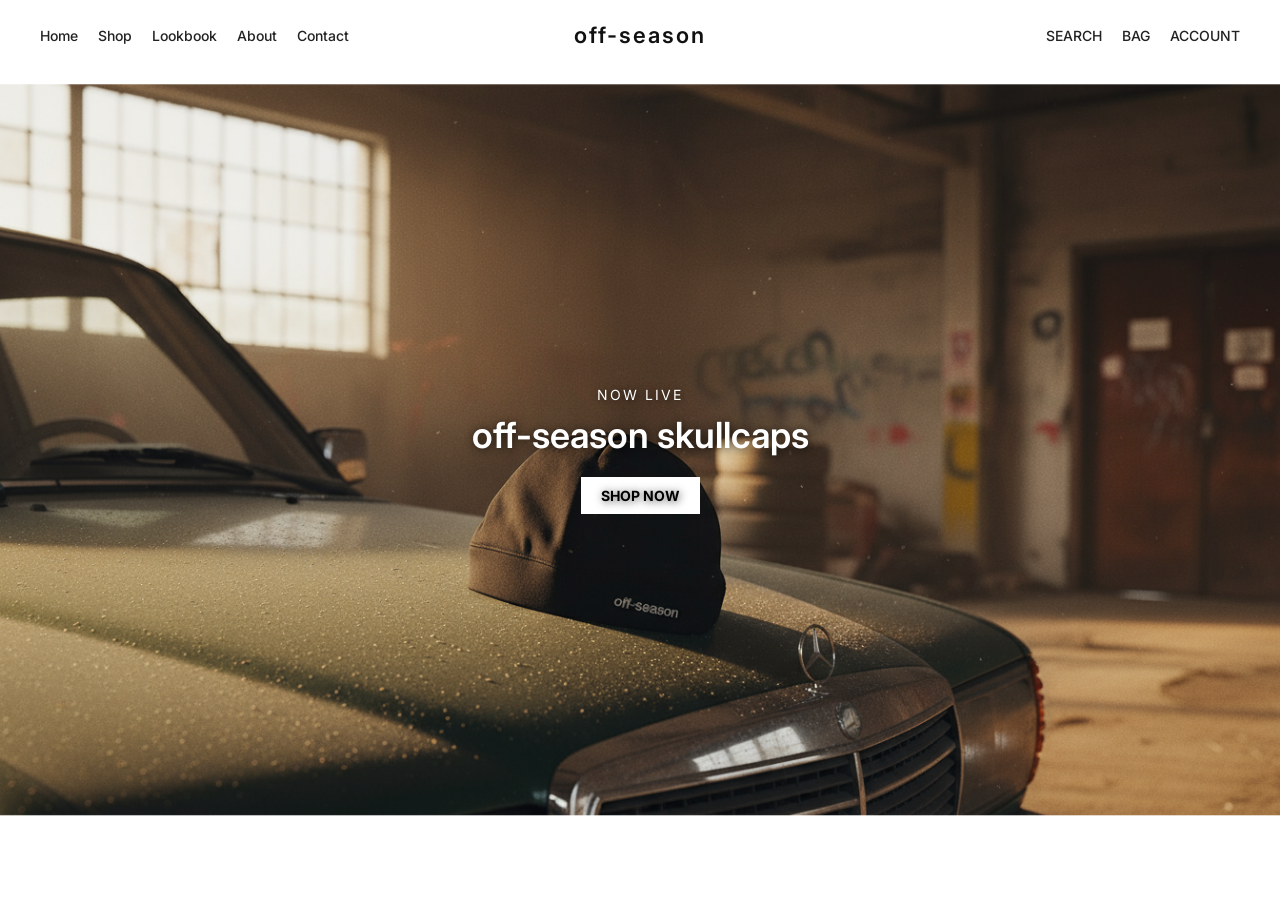
<file: index.html>
<!DOCTYPE html>
<html lang="en">
<head>
  <meta charset="UTF-8" />
  <meta name="viewport" content="width=device-width, initial-scale=1.0" />
  <title>Off-Season FW25</title>
  <link rel="stylesheet" href="css/style.css" />
  <link href="https://fonts.googleapis.com/css2?family=Inter:wght@400;600&display=swap" rel="stylesheet">
</head>
<body>
  <!-- Navbar -->
   <!-- Navbar (same as homepage) -->
  <nav class="navbar">
    <div class="nav-left">
      <a href="index.html">Home</a>
      <a href="shop.html" class="active">Shop</a>
      <a href="lookbook.html">Lookbook</a>
      <a href="about.html">About</a>
      <a href="contact.html">Contact</a>
    </div>
    <h1 class="logo">off-season</h1>
    <div class="nav-right">
      <a href="#"> SEARCH </a>
      <a href="bag.html" class="bag-link">BAG
        <span class="bag-count" id="bag-count">0</span>
      <a href="#"> ACCOUNT </a>
    </div>
  </nav>

  <!-- Hero Section -->
   <section class="hero-section">
  <header class="hero">
    <img src="./bilder/test2.png" alt="Hero Image" class="hero-img" />
    <div class="overlay-text">
      <p class="small-text">NOW LIVE</p>
      <h2 class="main-heading"> off-season skullcaps</h2>
      <a href="shop.html" class="hero-button">SHOP NOW</a>
    </div>
  </header>

 
</section>

  <script>
  // Update bag count on page load/ telle antall varer i bag
  function updateBagCount() {
    const cart = JSON.parse(localStorage.getItem('offseason-cart')) || [];
    const totalItems = cart.reduce((sum, item) => sum + (item.quantity || 1), 0);
    const bagCountElement = document.getElementById('bag-count');
    
    if (totalItems > 0) {
      bagCountElement.textContent = totalItems;
      bagCountElement.classList.add('show');
    } else {
      bagCountElement.classList.remove('show');
    }
  }
  updateBagCount();
</script>


</body>
</html>
</file>
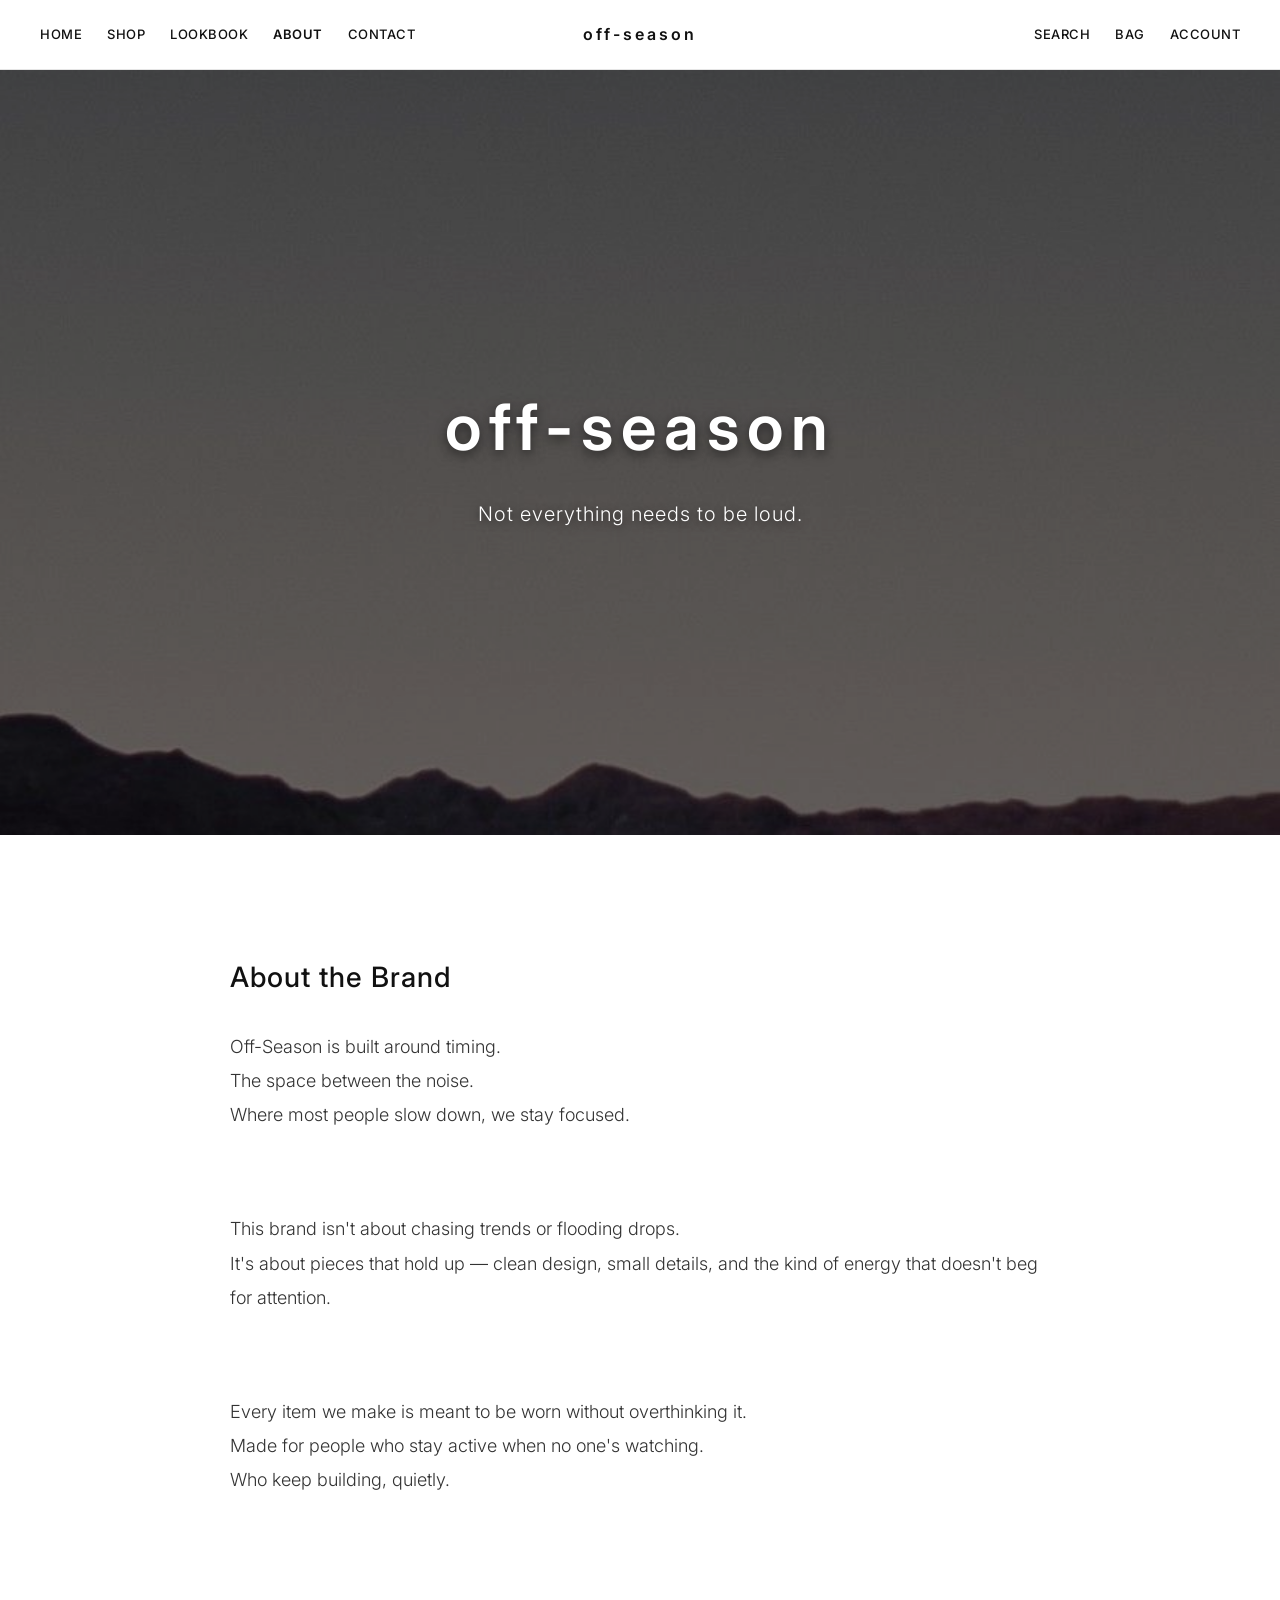
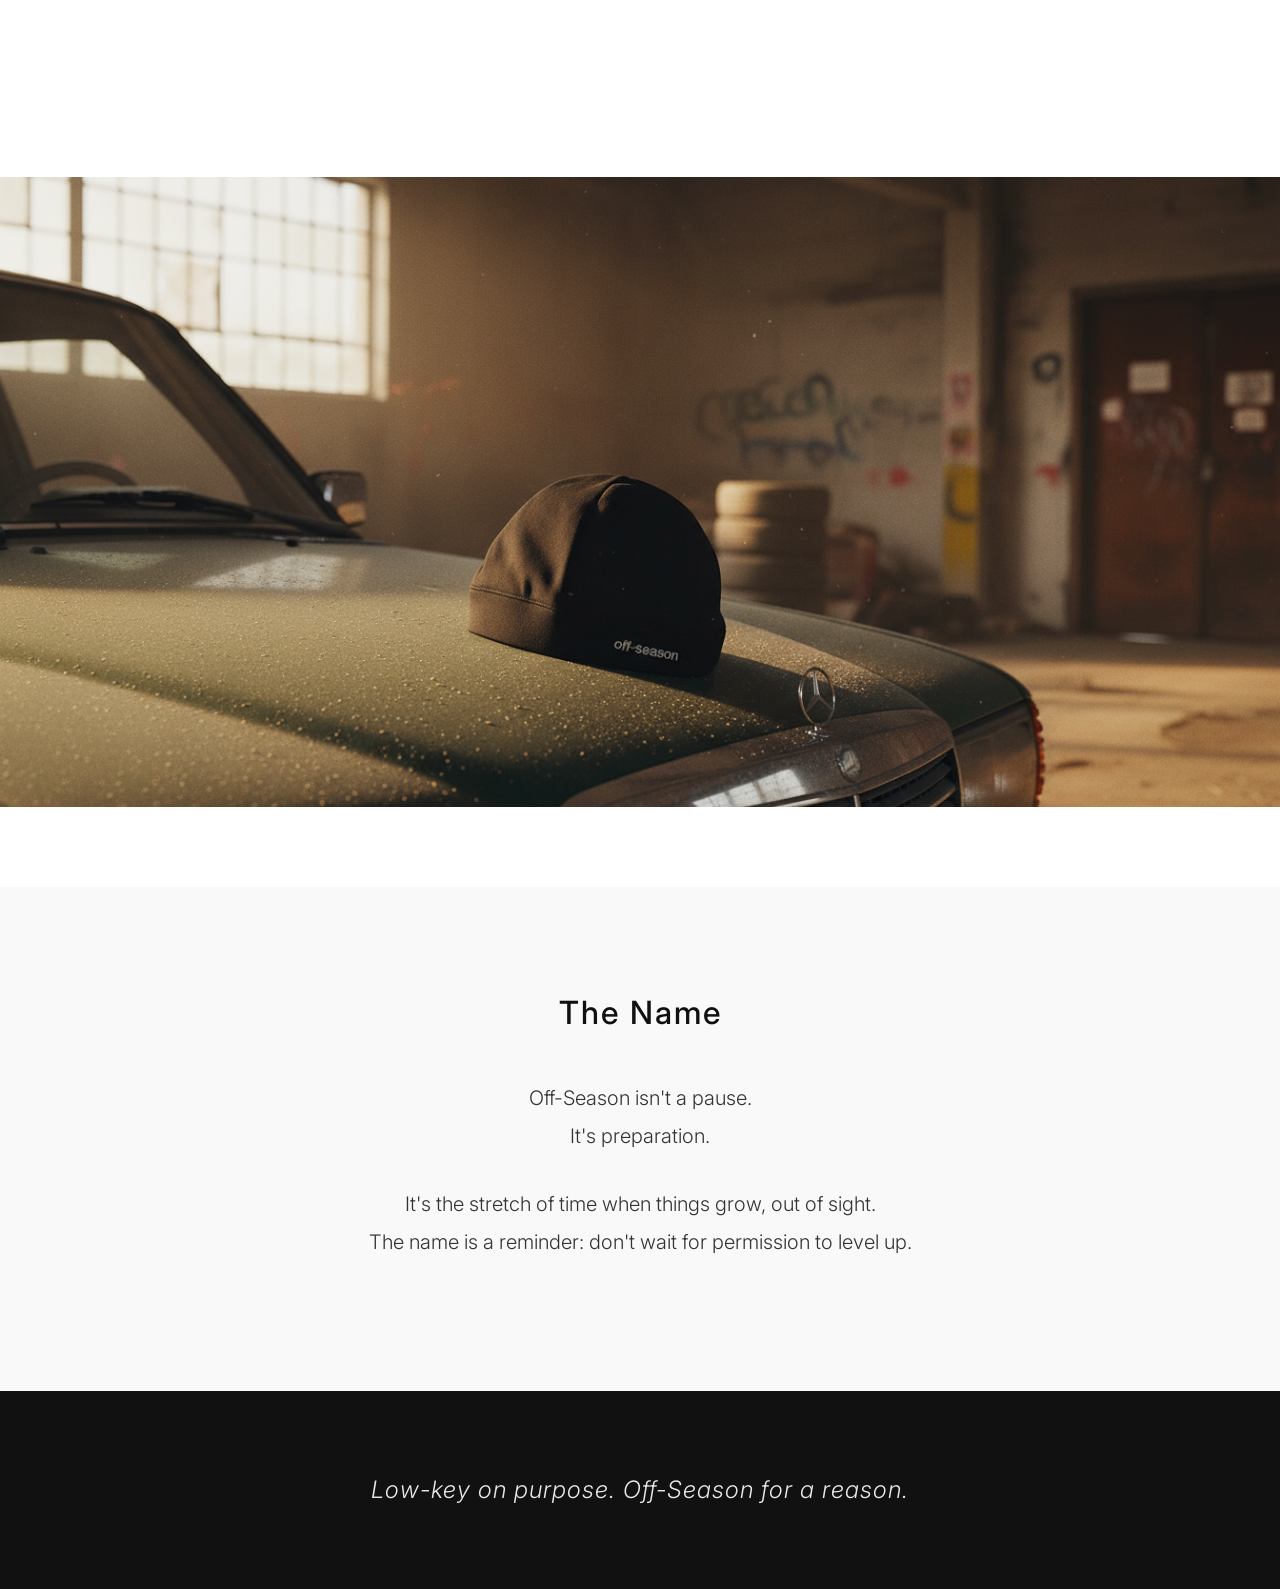
<file: about.html>
<!DOCTYPE html>
<html lang="en">
<head>
  <meta charset="UTF-8">
  <meta name="viewport" content="width=device-width, initial-scale=1.0">
  <title>About — Off-Season</title>
  <link href="https://fonts.googleapis.com/css2?family=Inter:wght@300;400;500;600&display=swap" rel="stylesheet">
  <link rel="stylesheet" href="css/about.css">
</head>
<body>

  <!-- Navbar -->
  <nav class="navbar">
    <div class="nav-left">
      <a href="index.html">HOME</a>
      <a href="shop.html">SHOP</a>
      <a href="lookbook.html">LOOKBOOK</a>
      <a href="about.html" class="active">ABOUT</a>
      <a href="contact.html">CONTACT</a>
    </div>
    <h1 class="logo">off-season</h1>
    <div class="nav-right">
      <a href="#">SEARCH</a>
      <a href="bag.html" class="bag-link">
        BAG
        <span class="bag-count" id="bag-count">0</span>
      </a>
      <a href="#">ACCOUNT</a>
    </div>
  </nav>

  <!-- Hero Section with Image -->
  <section class="about-hero">
    <div class="hero-image-container">
      <img src="./bilder/pic 1..jpg" alt="Off-Season Brand" class="hero-image">
      <div class="hero-overlay">
        <h1>off-season</h1>
        <p>Not everything needs to be loud.</p>
      </div>
    </div>
  </section>

  <!-- About Text Content -->
  <section class="about-text">
    <div class="text-block">
      <h2>About the Brand</h2>
      <p>
        Off-Season is built around timing.<br>
        The space between the noise.<br>
        Where most people slow down, we stay focused.
      </p>
    </div>

    <div class="text-block">
      <p>
        This brand isn't about chasing trends or flooding drops.<br>
        It's about pieces that hold up — clean design, small details, and the kind of energy that doesn't beg for attention.
      </p>
    </div>

    <div class="text-block">
      <p>
        Every item we make is meant to be worn without overthinking it.<br>
        Made for people who stay active when no one's watching.<br>
        Who keep building, quietly.
      </p>
    </div>
  </section>

  <!-- Image Break - Lifestyle Shot -->
  <section class="about-image-break">
    <img src="./bilder/test2.png" alt="Off-Season Lifestyle">
  </section>

  <!-- The Name Section -->
  <section class="about-name">
    <div class="name-content">
      <h2>The Name</h2>
      <p>
        Off-Season isn't a pause.<br>
        It's preparation.
      </p>
      <p>
        It's the stretch of time when things grow, out of sight.<br>
        The name is a reminder: don't wait for permission to level up.
      </p>
    </div>
  </section>

  <!-- Footer Quote -->
  <section class="about-footer-quote">
    <p><em>Low-key on purpose. Off-Season for a reason.</em></p>
  </section>

  <script>
    // Update bag count on page load
    function updateBagCount() {
      const cart = JSON.parse(localStorage.getItem('offseason-cart')) || [];
      const totalItems = cart.reduce((sum, item) => sum + (item.quantity || 1), 0);
      const bagCountElement = document.getElementById('bag-count');
      
      if (totalItems > 0) {
        bagCountElement.textContent = totalItems;
        bagCountElement.classList.add('show');
      } else {
        bagCountElement.classList.remove('show');
      }
    }
    updateBagCount();
  </script>

</body>
</html>
</file>
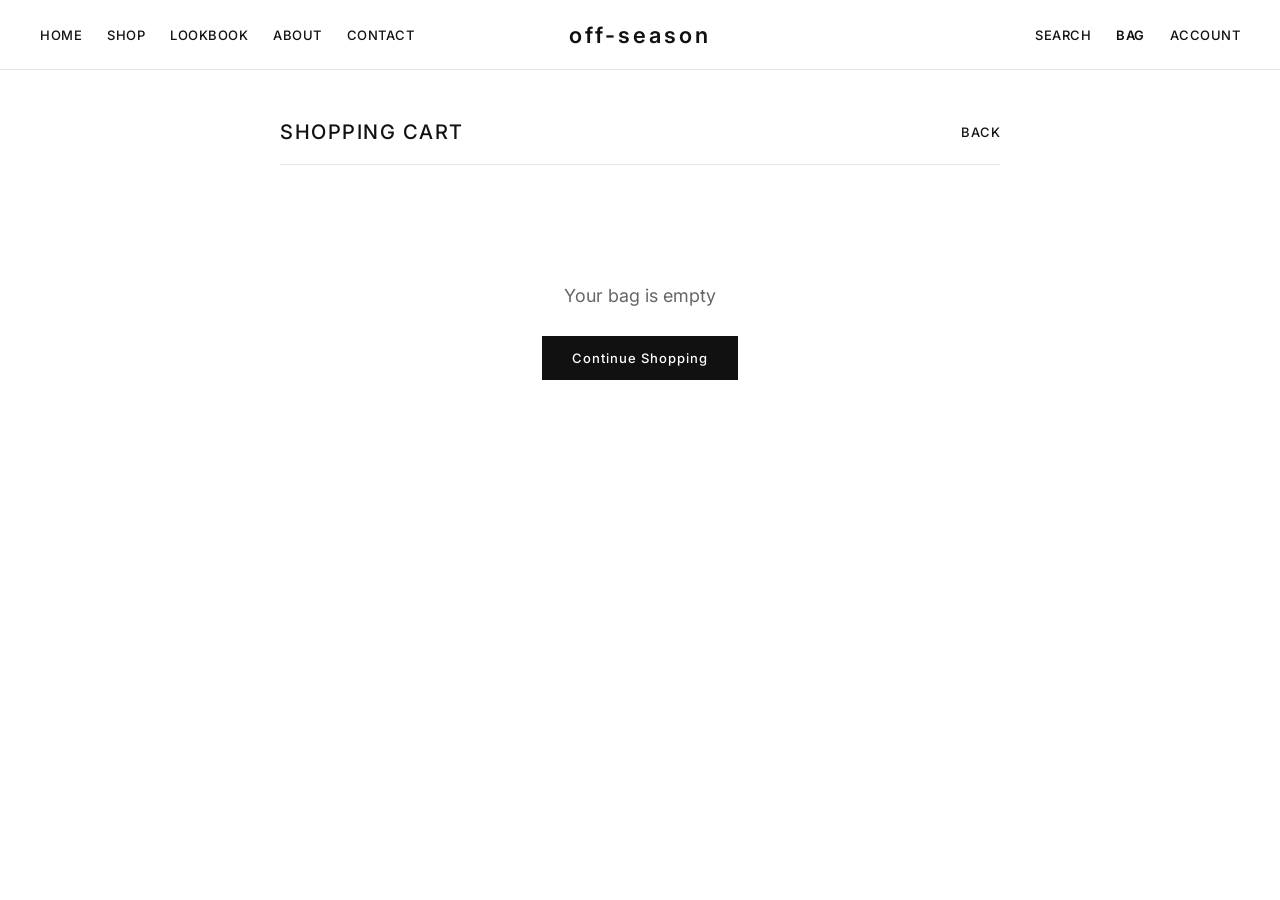
<file: bag.html>
<!DOCTYPE html>
<html lang="en">
<head>
  <meta charset="UTF-8">
  <meta name="viewport" content="width=device-width, initial-scale=1.0">
  <title>Shopping Cart — Off-Season</title>
  <link href="https://fonts.googleapis.com/css2?family=Inter:wght@300;400;500;600&display=swap" rel="stylesheet">
  <link rel="stylesheet" href="css/bag.css">
</head>
<body>

  <!-- Navbar -->
  <nav class="navbar">
    <div class="nav-left">
      <a href="index.html">HOME</a>
      <a href="shop.html">SHOP</a>
      <a href="lookbook.html">LOOKBOOK</a>
      <a href="about.html">ABOUT</a>
      <a href="contact.html">CONTACT</a>
    </div>
    <h1 class="logo">off-season</h1>
    <div class="nav-right">
      <a href="#">SEARCH</a>
      <a href="bag.html" class="active">BAG</a>
      <a href="#">ACCOUNT</a>
    </div>
  </nav>

  <!-- Cart Page -->
  <div class="cart-container">
    <!-- Header -->
    <div class="cart-header">
      <h1 class="cart-title">SHOPPING CART</h1>
      <a href="shop.html" class="back-link">BACK</a>
    </div>

    <!-- Cart Items -->
    <div class="cart-content">
      <div id="cart-items" class="cart-items">
        <!-- Items will be dynamically loaded here -->
      </div>

      <!-- Empty Cart Message -->
      <div id="empty-cart" class="empty-cart" style="display: none;">
        <p>Your bag is empty</p>
        <a href="shop.html" class="shop-link">Continue Shopping</a>
      </div>
    </div>

    <!-- Cart Summary (sticky bottom) -->
    <div class="cart-summary" id="cart-summary" style="display: none;">
      <div class="summary-row">
        <span class="summary-label">SUBTOTAL:</span>
        <span class="summary-value" id="cart-total">0 KR</span>
      </div>
      <button class="checkout-btn" id="checkout-btn">CHECKOUT</button>
    </div>
  </div>

  <!-- Vipps Popup -->
  <div id="vipps-popup" class="popup-overlay">
    <div class="popup-content">
      <span class="close-popup">&times;</span>
      <h2>Vipps Checkout</h2>
      <p>Total: <strong id="vipps-total">0 KR</strong></p>
      <p class="vipps-info">Send to: <strong>Vipps +47 92353254</strong></p>
      <p class="vipps-instructions">Include your name + items in message.</p>
      <p class="thanks">Once paid, I'll confirm with you directly 🙌</p>
    </div>
  </div>

  <script>
    // Load cart from localStorage
    let cart = JSON.parse(localStorage.getItem('offseason-cart')) || [];

    const cartItemsContainer = document.getElementById('cart-items');
    const emptyCartMessage = document.getElementById('empty-cart');
    const cartSummary = document.getElementById('cart-summary');
    const totalDisplay = document.getElementById('cart-total');
    const vippsTotal = document.getElementById('vipps-total');

    // Function to render cart
    function renderCart() {
      cartItemsContainer.innerHTML = '';
      
      if (cart.length === 0) {
        emptyCartMessage.style.display = 'block';
        cartSummary.style.display = 'none';
        return;
      }

      emptyCartMessage.style.display = 'none';
      cartSummary.style.display = 'block';

      let total = 0;

      cart.forEach((item, index) => {
        const itemDiv = document.createElement('div');
        itemDiv.className = 'cart-item';
        
        const priceNum = parseInt(item.price.replace(/[^\d]/g, ''));
        const quantity = item.quantity || 1;
        const itemTotal = priceNum * quantity;
        total += itemTotal;

        itemDiv.innerHTML = `
          <div class="item-image">
            <img src="${item.image || './bilder/black-skullcap-off.png'}" alt="${item.name}">
          </div>
          <div class="item-details">
            <h3 class="item-name">${item.name}</h3>
            <p class="item-color">${item.color || 'Black'} / ${item.size || 'ONE SIZE'}</p>
            <div class="item-quantity">
              <span class="qty-label">Qty:</span>
              <button class="qty-btn" onclick="updateQuantity(${index}, -1)">−</button>
              <span class="qty-value">${quantity}</span>
              <button class="qty-btn" onclick="updateQuantity(${index}, 1)">+</button>
            </div>
          </div>
          <div class="item-price">
            <span class="price-amount">${itemTotal.toLocaleString('no-NO')} kr</span>
            <button class="remove-btn" onclick="removeItem(${index})">Remove</button>
          </div>
        `;
        
        cartItemsContainer.appendChild(itemDiv);
      });

      totalDisplay.textContent = `${total.toLocaleString('no-NO')} KR`;
      vippsTotal.textContent = `${total.toLocaleString('no-NO')} KR`;
    }

    // Update quantity
    window.updateQuantity = function(index, change) {
      if (cart[index]) {
        cart[index].quantity = (cart[index].quantity || 1) + change;
        
        if (cart[index].quantity <= 0) {
          cart.splice(index, 1);
        }
        
        localStorage.setItem('offseason-cart', JSON.stringify(cart));
        renderCart();
      }
    };

    // Remove item
    window.removeItem = function(index) {
      cart.splice(index, 1);
      localStorage.setItem('offseason-cart', JSON.stringify(cart));
      renderCart();
    };

    // Checkout button
    document.getElementById('checkout-btn').addEventListener('click', () => {
      document.getElementById('vipps-popup').style.display = 'flex';
    });

    // Close popup
    document.querySelector('.close-popup').addEventListener('click', () => {
      document.getElementById('vipps-popup').style.display = 'none';
    });

    window.addEventListener('click', (e) => {
      const popup = document.getElementById('vipps-popup');
      if (e.target === popup) {
        popup.style.display = 'none';
      }
    });

    // Initial render
    renderCart();
  </script>

</body>
</html>
</file>
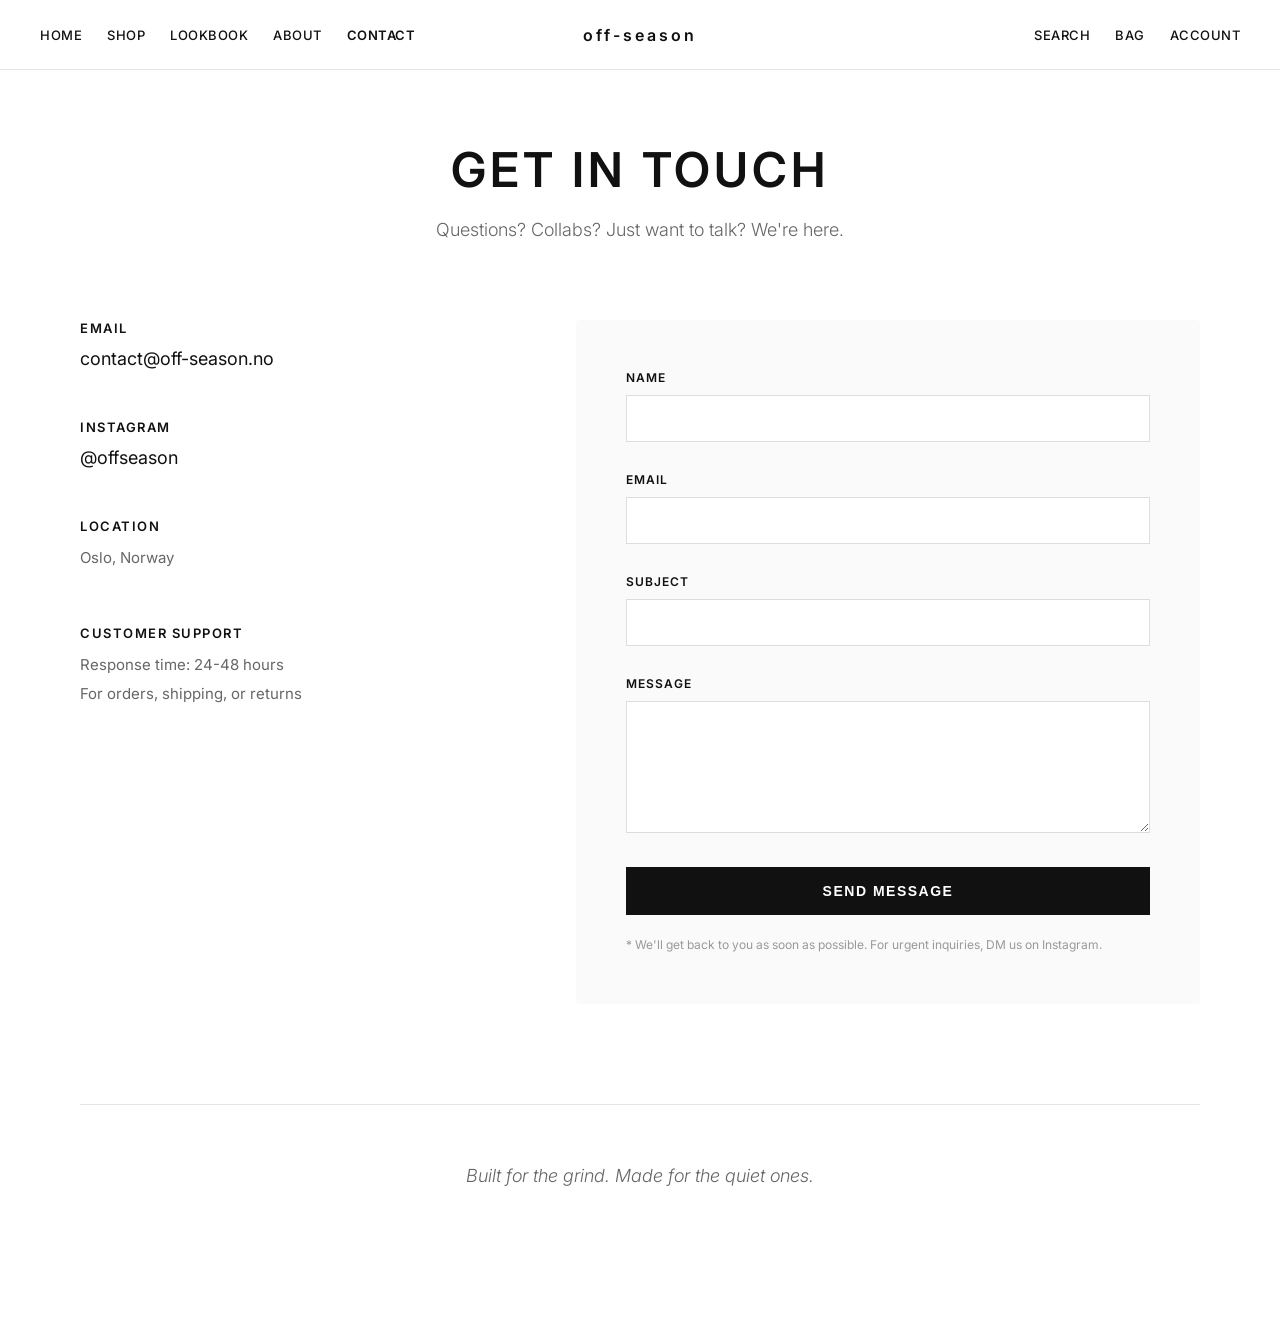
<file: contact.html>
<!DOCTYPE html>
<html lang="en">
<head>
  <meta charset="UTF-8">
  <meta name="viewport" content="width=device-width, initial-scale=1.0">
  <title>Contact — Off-Season</title>
  <link href="https://fonts.googleapis.com/css2?family=Inter:wght@300;400;500;600&display=swap" rel="stylesheet">
  <link rel="stylesheet" href="css/contact.css">
</head>
<body>

  <!-- Navbar -->
  <nav class="navbar">
    <div class="nav-left">
      <a href="index.html">HOME</a>
      <a href="shop.html">SHOP</a>
      <a href="lookbook.html">LOOKBOOK</a>
      <a href="about.html">ABOUT</a>
      <a href="contact.html" class="active">CONTACT</a>
    </div>
    <h1 class="logo">off-season</h1>
    <div class="nav-right">
      <a href="#">SEARCH</a>
      <a href="bag.html" class="bag-link">
        BAG
        <span class="bag-count" id="bag-count">0</span>
      </a>
      <a href="#">ACCOUNT</a>
    </div>
  </nav>

  <!-- Contact Container -->
  <div class="contact-container">
    
    <!-- Contact Header -->
    <div class="contact-header">
      <h1>GET IN TOUCH</h1>
      <p>Questions? Collabs? Just want to talk? We're here.</p>
    </div>

    <!-- Contact Content -->
    <div class="contact-content">
      
      <!-- Contact Info -->
      <div class="contact-info">
        <div class="info-block">
          <h2>EMAIL</h2>
          <a href="mailto:contact@off-season.no" class="contact-link">
            contact@off-season.no
          </a>
        </div>

        <div class="info-block">
          <h2>INSTAGRAM</h2>
          <a href="https://instagram.com/offseason" target="_blank" class="contact-link">
            @offseason
          </a>
        </div>

        <div class="info-block">
          <h2>LOCATION</h2>
          <p class="contact-text">Oslo, Norway</p>
        </div>

        <div class="info-block">
          <h2>CUSTOMER SUPPORT</h2>
          <p class="contact-text">Response time: 24-48 hours</p>
          <p class="contact-text">For orders, shipping, or returns</p>
        </div>
      </div>

      <!-- Contact Form -->
      <div class="contact-form">
        <form id="contact-form">
          <div class="form-group">
            <label for="name">NAME</label>
            <input type="text" id="name" name="name" required>
          </div>

          <div class="form-group">
            <label for="email">EMAIL</label>
            <input type="email" id="email" name="email" required>
          </div>

          <div class="form-group">
            <label for="subject">SUBJECT</label>
            <input type="text" id="subject" name="subject" required>
          </div>

          <div class="form-group">
            <label for="message">MESSAGE</label>
            <textarea id="message" name="message" rows="6" required></textarea>
          </div>

          <button type="submit" class="submit-btn">SEND MESSAGE</button>
        </form>

        <p class="form-note">
          * We'll get back to you as soon as possible. For urgent inquiries, DM us on Instagram.
        </p>
      </div>

    </div>

    <!-- Footer Quote -->
    <div class="contact-footer">
      <p>Built for the grind. Made for the quiet ones.</p>
    </div>

  </div>

  <script>
    // Update bag count on page load
    function updateBagCount() {
      const cart = JSON.parse(localStorage.getItem('offseason-cart')) || [];
      const totalItems = cart.reduce((sum, item) => sum + (item.quantity || 1), 0);
      const bagCountElement = document.getElementById('bag-count');
      
      if (totalItems > 0) {
        bagCountElement.textContent = totalItems;
        bagCountElement.classList.add('show');
      } else {
        bagCountElement.classList.remove('show');
      }
    }
    updateBagCount();

    // Form submission
    document.getElementById('contact-form').addEventListener('submit', function(e) {
      e.preventDefault();
      
      const btn = document.querySelector('.submit-btn');
      const originalText = btn.textContent;
      
      btn.textContent = 'SENDING...';
      btn.disabled = true;
      
      // Simulate form submission (replace with actual email service)
      setTimeout(() => {
        btn.textContent = 'MESSAGE SENT ✓';
        btn.style.backgroundColor = '#2d7a2d';
        
        setTimeout(() => {
          btn.textContent = originalText;
          btn.style.backgroundColor = '#111';
          btn.disabled = false;
          document.getElementById('contact-form').reset();
        }, 3000);
      }, 1500);
    });
  </script>

</body>
</html>
</file>
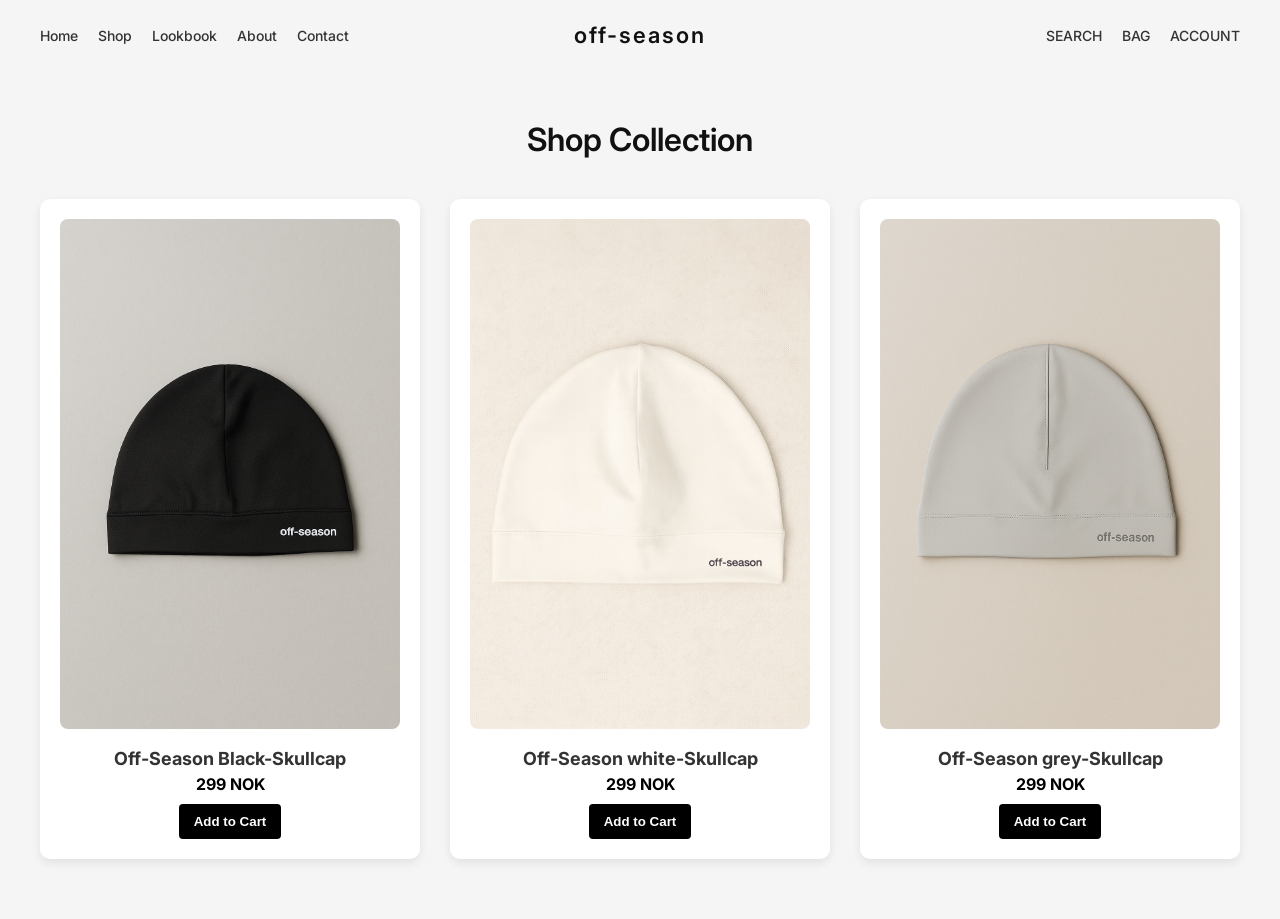
<file: shop.html>
<!DOCTYPE html>
<html lang="en">
<head>
  <meta charset="UTF-8">
  <title>Shop – Off-Season</title>
  <link rel="stylesheet" href="css/shop.css">
  <link href="https://fonts.googleapis.com/css2?family=Inter:wght@400;600&display=swap" rel="stylesheet">
</head>
<body>

  <!-- Navbar (same as homepage) -->
  <nav class="navbar">
    <div class="nav-left">
      <a href="index.html">Home</a>
      <a href="shop.html" class="active">Shop</a>
      <a href="lookbook.html">Lookbook</a>
      <a href="about.html">About</a>
      <a href="contact.html">Contact</a>
    </div>
    <h1 class="logo">off-season</h1>
    <div class="nav-right">
      <a href="#"> SEARCH </a>
      <a href="bag.html" class="bag-link"> BAG
    <span class="bag-count" id="bag-count">0</span>
    </a>
      <a href="#"> ACCOUNT </a>
    </div>
  </nav>

  <!-- Shop Content -->
  <main class="shop-page">
    <h2 class="shop-heading">Shop Collection</h2>
    <section class="product-grid">

    <div class="product-card" onclick="window.location.href='product.html?id=skullcap-black'">
        <img src="./bilder/black-skullcap-off.png" alt="Skullcap 1 Back">
        <h3>Off-Season Black-Skullcap</h3>
        <p class="price">299 NOK</p>
        <button class="add-to-cart">Add to Cart</button>
      </div>

    <div class="product-card" onclick="window.location.href='product.html?id=skullcap-white'">
        <img src="./bilder/white-skulcap-off.png" alt="white skullcaps">
        <h3>Off-Season white-Skullcap</h3>
        <p class="price">299 NOK</p>
        <button class="add-to-cart">Add to Cart</button>
      </div>

    <div class="product-card" onclick="window.location.href='product.html?id=skullcap-grey'">
        <img src="./bilder/grey-off.png" alt="grey skullcaps">
        <h3>Off-Season grey-Skullcap</h3>
        <p class="price">299 NOK</p>
        <button class="add-to-cart">Add to Cart</button>
      </div>
     

      <!-- Add more products as needed -->
    </section>
  </main>

<!-- Off-Season Offer Popup -->
<div id="offer-popup" class="offer-popup-overlay">
  <div class="offer-popup-content">
    <span class="close-offer">&times;</span>
    <h2>🕯️ Off-Season Offer</h2>
    <p class="tagline">Layer up or lose out.</p>
    <ul class="offer-list">
      <li><strong>2 for 499 NOK</strong> — Save 98 NOK</li>
      <li><strong>3 for 700 NOK</strong> — Save 197 NOK</li>
    </ul>
    <p class="fine-print">Limited drop. No restocks.</p>
  </div>
</div>

<script>
// Show "Off-Season Offer" popup after delay
setTimeout(() => {
  document.getElementById("offer-popup").style.display = "flex";
}, 1500); // 1,5 seconds

// Close popup
document.querySelector(".close-offer").addEventListener("click", () => {
  document.getElementById("offer-popup").style.display = "none";
});



  // Update bag count on page load /teller hvor mange varer i handlekurv
  // 
  function updateBagCount() {
    const cart = JSON.parse(localStorage.getItem('offseason-cart')) || [];
    const totalItems = cart.reduce((sum, item) => sum + (item.quantity || 1), 0);
    const bagCountElement = document.getElementById('bag-count');
    
    if (totalItems > 0) {
      bagCountElement.textContent = totalItems;
      bagCountElement.classList.add('show');
    } else {
      bagCountElement.classList.remove('show');
    }
  }
  updateBagCount();





</script>




</body>
</html>
</file>
<file: css/style.css>
* {
  margin: 0;
  padding: 0;
  box-sizing: border-box;
}
body {
  font-family: 'Inter', sans-serif;
 background-color: #fff;  
  color: #fff;
}

/* Navbar */
.navbar {
  position: fixed;
  top: 0;
  width: 100%;
  height: 70px;
  background: rgba(255, 255, 255, 0); /* fully transparent */
  backdrop-filter: blur(0px); /* optional */
  transition: background 0.3s ease, backdrop-filter 0.3s ease;
  display: flex;
  align-items: center;
  justify-content: space-between;
  padding: 0 40px;
  z-index: 1000;
}
/* Navbar hover */
.navbar:hover {
  background: rgba(255, 255, 255, 0.8);
}

.nav-left, .nav-right {
  display: flex;
  gap: 20px;
  align-items: center;
}

.nav-left a,
.nav-right a {
  color: #222;
  text-decoration: none;
  font-size: 14px;
  font-weight: 500;
  transition: color 0.2s ease;
}

.nav-left a:hover,
.nav-right a:hover {
  color: rgb(189, 189, 189);
}

.logo {
  position: absolute;
  left: 50%;
  transform: translateX(-50%);
  font-size: 22px;
  color: #111;
  letter-spacing: 2px;
  font-weight: 600;
  z-index: 999;  /* Ensure logo is above other elements */
}

/* Hero Section */
.hero {
  position: relative;
  width: 100%;
  height: 100vh;
  overflow: hidden;
  display: flex;
  align-items: center;
  justify-content: center;
}

.hero-img {
  position: absolute;
  top: 50%;
  left: 50%;
  width: 100%;
  height: auto;
  transform: translate(-50%, -50%);
  object-fit: cover;
  object-position: center 20%;
  z-index: -1;
}


.overlay-text {
  text-align: center;
  color: white;
  text-shadow: 1px 1px 8px rgba(0,0,0,0.7);
}

.overlay-text .small-text {
  font-size: 14px;
  letter-spacing: 2px;
  margin-bottom: 10px;
}

.overlay-text .main-heading {
  font-size: 36px;
  font-weight: 600;
  margin-bottom: 20px;
}

.hero-button {
  display: inline-block;
  padding: 10px 20px;
  background-color: white;
  color: black;
  text-decoration: none;
  font-weight: bold;
  font-size: 14px;
  transition: all 0.3s ease;
}

.hero-button:hover {
  background-color: #ddd;
}


/*  bag style telleer*/
.bag-link {
  position: relative;
}

.bag-count {
  position: absolute;
  top: -8px;
  right: -12px;
  background-color: #111;
  color: #fff;
  font-size: 10px;
  font-weight: 600;
  min-width: 18px;
  height: 18px;
  border-radius: 50%;
  display: flex;
  align-items: center;
  justify-content: center;
  opacity: 0;
  transform: scale(0);
  transition: all 0.3s cubic-bezier(0.68, -0.55, 0.265, 1.55);
}

.bag-count.show {
  opacity: 1;
  transform: scale(1);
}

.bag-count.pulse {
  animation: pulse 0.6s ease;
}

@keyframes pulse {
  0% { transform: scale(1); }
  50% { transform: scale(1.3); }
  100% { transform: scale(1); }
}
</file>
<file: css/about.css>
* {
  margin: 0;
  padding: 0;
  box-sizing: border-box;
}

body {
  font-family: 'Inter', sans-serif;
  background-color: #fff;
  color: #111;
  line-height: 1.6;
}

/* Navbar */
.navbar {
  position: fixed;
  top: 0;
  width: 100%;
  height: 70px;
  background: rgba(255, 255, 255, 0.95);
  backdrop-filter: blur(10px);
  display: flex;
  align-items: center;
  justify-content: space-between;
  padding: 0 40px;
  z-index: 1000;
  border-bottom: 1px solid #e5e5e5;
}

.nav-left, .nav-right {
  display: flex;
  gap: 25px;
  align-items: center;
}

.nav-left a, .nav-right a {
  color: #111;
  text-decoration: none;
  font-size: 13px;
  font-weight: 500;
  letter-spacing: 0.5px;
  transition: opacity 0.2s ease;
}

.nav-left a:hover, .nav-right a:hover {
  opacity: 0.6;
}

.nav-left a.active {
  font-weight: 600;
}

.logo {
  position: absolute;
  left: 50%;
  transform: translateX(-50%);
  font-size: 16px;
  color: #111;
  letter-spacing: 3px;
  font-weight: 600;
  z-index: 1001;
}

/* Bag Count Badge */
.bag-link {
  position: relative;
}

.bag-count {
  position: absolute;
  top: -8px;
  right: -12px;
  background-color: #111;
  color: #fff;
  font-size: 10px;
  font-weight: 600;
  min-width: 18px;
  height: 18px;
  border-radius: 50%;
  display: flex;
  align-items: center;
  justify-content: center;
  opacity: 0;
  transform: scale(0);
  transition: all 0.3s cubic-bezier(0.68, -0.55, 0.265, 1.55);
}

.bag-count.show {
  opacity: 1;
  transform: scale(1);
}

/* Hero Section */
.about-hero {
  margin-top: 70px;
  height: 85vh;
  position: relative;
  overflow: hidden;
}

.hero-image-container {
  width: 100%;
  height: 100%;
  position: relative;
}

.hero-image {
  width: 100%;
  height: 100%;
  object-fit: cover;
  filter: brightness(0.7);
}

.hero-overlay {
  position: absolute;
  top: 50%;
  left: 50%;
  transform: translate(-50%, -50%);
  text-align: center;
  color: #fff;
  z-index: 2;
}

.hero-overlay h1 {
  font-size: 64px;
  font-weight: 600;
  letter-spacing: 8px;
  margin-bottom: 20px;
  text-shadow: 0 4px 12px rgba(0,0,0,0.5);
}

.hero-overlay p {
  font-size: 20px;
  font-weight: 300;
  letter-spacing: 1px;
  text-shadow: 0 2px 8px rgba(0,0,0,0.5);
}

/* About Text Section */
.about-text {
  max-width: 900px;
  margin: 0 auto;
  padding: 120px 40px;
}

.text-block {
  margin-bottom: 80px;
}

.text-block h2 {
  font-size: 28px;
  font-weight: 500;
  margin-bottom: 30px;
  letter-spacing: 1px;
  color: #111;
}

.text-block p {
  font-size: 18px;
  line-height: 1.9;
  color: #333;
  font-weight: 300;
  margin-bottom: 25px;
}

/* Image Break */
.about-image-break {
  width: 100%;
  height: 70vh;
  overflow: hidden;
  margin: 80px 0;
}

.about-image-break img {
  width: 100%;
  height: 100%;
  object-fit: cover;
  transition: transform 0.5s ease;
}

.about-image-break:hover img {
  transform: scale(1.05);
}

/* The Name Section */
.about-name {
  background-color: #f9f9f9;
  padding: 100px 40px;
}

.name-content {
  max-width: 800px;
  margin: 0 auto;
  text-align: center;
}

.name-content h2 {
  font-size: 32px;
  font-weight: 500;
  margin-bottom: 40px;
  letter-spacing: 2px;
  color: #111;
}

.name-content p {
  font-size: 20px;
  line-height: 1.9;
  color: #333;
  font-weight: 300;
  margin-bottom: 30px;
}

/* Footer Quote */
.about-footer-quote {
  background-color: #111;
  color: #fff;
  padding: 80px 40px;
  text-align: center;
}

.about-footer-quote p {
  font-size: 24px;
  font-style: italic;
  font-weight: 300;
  letter-spacing: 1px;
  opacity: 0.9;
}

/* Responsive */
@media (max-width: 768px) {
  .navbar {
    padding: 0 20px;
  }

  .nav-left, .nav-right {
    gap: 15px;
  }

  .nav-left a, .nav-right a {
    font-size: 11px;
  }

  .logo {
    font-size: 14px;
  }

  .about-hero {
    height: 60vh;
  }

  .hero-overlay h1 {
    font-size: 40px;
    letter-spacing: 4px;
  }

  .hero-overlay p {
    font-size: 16px;
  }

  .about-text {
    padding: 80px 20px;
  }

  .text-block {
    margin-bottom: 60px;
  }

  .text-block h2 {
    font-size: 24px;
  }

  .text-block p {
    font-size: 16px;
  }

  .about-image-break {
    height: 50vh;
    margin: 60px 0;
  }

  .about-name {
    padding: 80px 20px;
  }

  .name-content h2 {
    font-size: 26px;
  }

  .name-content p {
    font-size: 17px;
  }

  .about-footer-quote {
    padding: 60px 20px;
  }

  .about-footer-quote p {
    font-size: 18px;
  }
}
</file>
<file: css/bag.css>
* {
  margin: 0;
  padding: 0;
  box-sizing: border-box;
}

body {
  font-family: 'Inter', sans-serif;
  background-color: #fff;
  color: #111;
}

/* Navbar */
.navbar {
  position: fixed;
  top: 0;
  width: 100%;
  height: 70px;
  background: rgba(255, 255, 255, 0.95);
  backdrop-filter: blur(10px);
  display: flex;
  align-items: center;
  justify-content: space-between;
  padding: 0 40px;
  z-index: 1000;
  border-bottom: 1px solid #e5e5e5;
}

.nav-left, .nav-right {
  display: flex;
  gap: 25px;
  align-items: center;
}

.nav-left a, .nav-right a {
  color: #111;
  text-decoration: none;
  font-size: 13px;
  font-weight: 500;
  letter-spacing: 0.5px;
  transition: opacity 0.2s ease;
}

.nav-left a:hover, .nav-right a:hover {
  opacity: 0.6;
}

.nav-left a.active, .nav-right a.active {
  font-weight: 600;
}

.logo {
  position: absolute;
  left: 50%;
  transform: translateX(-50%);
  font-size: 22px;
  color: #111;
  letter-spacing: 3px;
  font-weight: 600;
  z-index: 1001;
}

/* Cart Container */
.cart-container {
  max-width: 800px;
  margin: 0 auto;
  padding: 120px 40px 160px;
  min-height: 100vh;
}

/* Cart Header */
.cart-header {
  display: flex;
  justify-content: space-between;
  align-items: center;
  margin-bottom: 40px;
  padding-bottom: 20px;
  border-bottom: 1px solid #e5e5e5;
}

.cart-title {
  font-size: 20px;
  font-weight: 500;
  letter-spacing: 1.5px;
  color: #111;
}

.back-link {
  font-size: 13px;
  color: #111;
  text-decoration: none;
  font-weight: 500;
  letter-spacing: 0.5px;
  transition: opacity 0.2s ease;
}

.back-link:hover {
  opacity: 0.6;
}

/* Cart Content */
.cart-content {
  margin-bottom: 40px;
}

.cart-items {
  display: flex;
  flex-direction: column;
  gap: 30px;
}

/* Cart Item */
.cart-item {
  display: flex;
  gap: 20px;
  padding-bottom: 30px;
  border-bottom: 1px solid #e5e5e5;
}

.item-image {
  flex: 0 0 120px;
  height: 120px;
  background-color: #f5f5f5;
  overflow: hidden;
}

.item-image img {
  width: 100%;
  height: 100%;
  object-fit: cover;
}

.item-details {
  flex: 1;
  display: flex;
  flex-direction: column;
  gap: 8px;
}

.item-name {
  font-size: 16px;
  font-weight: 500;
  color: #111;
  margin-bottom: 5px;
}

.item-color {
  font-size: 13px;
  color: #666;
  margin-bottom: 10px;
}

.item-quantity {
  display: flex;
  align-items: center;
  gap: 10px;
  margin-top: auto;
}

.qty-label {
  font-size: 13px;
  color: #666;
  margin-right: 5px;
}

.qty-btn {
  width: 28px;
  height: 28px;
  border: 1px solid #ccc;
  background: #fff;
  cursor: pointer;
  font-size: 16px;
  display: flex;
  align-items: center;
  justify-content: center;
  transition: all 0.2s ease;
}

.qty-btn:hover {
  border-color: #111;
  background-color: #f5f5f5;
}

.qty-value {
  font-size: 14px;
  font-weight: 500;
  min-width: 20px;
  text-align: center;
}

.item-price {
  flex: 0 0 150px;
  display: flex;
  flex-direction: column;
  align-items: flex-end;
  justify-content: space-between;
}

.price-amount {
  font-size: 16px;
  font-weight: 500;
  color: #111;
}

.remove-btn {
  background: none;
  border: none;
  font-size: 12px;
  color: #999;
  cursor: pointer;
  text-decoration: underline;
  transition: color 0.2s ease;
}

.remove-btn:hover {
  color: #111;
}

/* Empty Cart */
.empty-cart {
  text-align: center;
  padding: 80px 20px;
}

.empty-cart p {
  font-size: 18px;
  color: #666;
  margin-bottom: 30px;
}

.shop-link {
  display: inline-block;
  padding: 14px 30px;
  background-color: #111;
  color: #fff;
  text-decoration: none;
  font-size: 13px;
  font-weight: 500;
  letter-spacing: 1px;
  transition: background-color 0.2s ease;
}

.shop-link:hover {
  background-color: #333;
}

/* Cart Summary (Sticky Bottom) */
.cart-summary {
  position: fixed;
  bottom: 0;
  left: 0;
  right: 0;
  background: #fff;
  border-top: 1px solid #e5e5e5;
  padding: 25px 40px;
  z-index: 999;
  box-shadow: 0 -2px 10px rgba(0,0,0,0.05);
}

.cart-summary .summary-row {
  max-width: 800px;
  margin: 0 auto 20px;
  display: flex;
  justify-content: space-between;
  align-items: center;
}

.summary-label {
  font-size: 13px;
  font-weight: 500;
  letter-spacing: 1px;
  color: #111;
}

.summary-value {
  font-size: 18px;
  font-weight: 600;
  color: #111;
}

.checkout-btn {
  width: 100%;
  max-width: 800px;
  margin: 0 auto;
  display: block;
  padding: 18px;
  background-color: #111;
  color: #fff;
  border: none;
  font-size: 14px;
  font-weight: 500;
  letter-spacing: 1.5px;
  cursor: pointer;
  transition: background-color 0.2s ease;
}

.checkout-btn:hover {
  background-color: #333;
}

/* Popup Styles */
.popup-overlay {
  position: fixed;
  top: 0;
  left: 0;
  width: 100%;
  height: 100%;
  background: rgba(0, 0, 0, 0.8);
  display: none;
  align-items: center;
  justify-content: center;
  z-index: 9999;
}

.popup-content {
  background: #fff;
  padding: 40px;
  max-width: 450px;
  width: 90%;
  text-align: center;
  position: relative;
}

.close-popup {
  position: absolute;
  top: 15px;
  right: 20px;
  font-size: 24px;
  cursor: pointer;
  color: #666;
  transition: color 0.2s ease;
}

.close-popup:hover {
  color: #111;
}

.popup-content h2 {
  font-size: 20px;
  margin-bottom: 20px;
  font-weight: 500;
  color: #111;
}

.popup-content p {
  color: #111;
  margin: 12px 0;
  font-size: 14px;
}

.vipps-info {
  font-size: 16px;
  font-weight: 600;
  margin: 20px 0 !important;
  color: #111;
}

.vipps-instructions {
  font-size: 13px;
  color: #666;
  margin-bottom: 10px !important;
}

.thanks {
  margin-top: 25px !important;
  font-size: 13px;
  color: #666;
  font-style: italic;
}

/* Responsive */
@media (max-width: 768px) {
  .navbar {
    padding: 0 20px;
  }

  .nav-left, .nav-right {
    gap: 15px;
  }

  .nav-left a, .nav-right a {
    font-size: 11px;
  }

  .logo {
    font-size: 14px;
  }

  .cart-container {
    padding: 100px 20px 180px;
  }

  .cart-header {
    margin-bottom: 30px;
  }

  .cart-title {
    font-size: 16px;
  }

  .back-link {
    font-size: 12px;
  }

  .cart-item {
    flex-wrap: wrap;
    gap: 15px;
  }

  .item-image {
    flex: 0 0 100px;
    height: 100px;
  }

  .item-details {
    flex: 1;
    min-width: 150px;
  }

  .item-name {
    font-size: 14px;
  }

  .item-price {
    flex: 1 1 100%;
    flex-direction: row;
    justify-content: space-between;
    align-items: center;
  }

  .cart-summary {
    padding: 20px;
  }

  .checkout-btn {
    padding: 16px;
    font-size: 13px;
  }
}
</file>
<file: css/contact.css>
* {
  margin: 0;
  padding: 0;
  box-sizing: border-box;
}

body {
  font-family: 'Inter', sans-serif;
  background-color: #fff;
  color: #111;
}

/* Navbar */
.navbar {
  position: fixed;
  top: 0;
  width: 100%;
  height: 70px;
  background: rgba(255, 255, 255, 0.95);
  backdrop-filter: blur(10px);
  display: flex;
  align-items: center;
  justify-content: space-between;
  padding: 0 40px;
  z-index: 1000;
  border-bottom: 1px solid #e5e5e5;
}

.nav-left, .nav-right {
  display: flex;
  gap: 25px;
  align-items: center;
}

.nav-left a, .nav-right a {
  color: #111;
  text-decoration: none;
  font-size: 13px;
  font-weight: 500;
  letter-spacing: 0.5px;
  transition: opacity 0.2s ease;
}

.nav-left a:hover, .nav-right a:hover {
  opacity: 0.6;
}

.nav-left a.active {
  font-weight: 600;
}

.logo {
  position: absolute;
  left: 50%;
  transform: translateX(-50%);
  font-size: 16px;
  color: #111;
  letter-spacing: 3px;
  font-weight: 600;
  z-index: 1001;
}

/* Bag Count Badge */
.bag-link {
  position: relative;
}

.bag-count {
  position: absolute;
  top: -8px;
  right: -12px;
  background-color: #111;
  color: #fff;
  font-size: 10px;
  font-weight: 600;
  min-width: 18px;
  height: 18px;
  border-radius: 50%;
  display: flex;
  align-items: center;
  justify-content: center;
  opacity: 0;
  transform: scale(0);
  transition: all 0.3s cubic-bezier(0.68, -0.55, 0.265, 1.55);
}

.bag-count.show {
  opacity: 1;
  transform: scale(1);
}

/* Contact Container */
.contact-container {
  max-width: 1200px;
  margin: 0 auto;
  padding: 140px 40px 80px;
}

/* Contact Header */
.contact-header {
  text-align: center;
  margin-bottom: 80px;
}

.contact-header h1 {
  font-size: 48px;
  font-weight: 600;
  letter-spacing: 4px;
  margin-bottom: 20px;
  color: #111;
}

.contact-header p {
  font-size: 18px;
  color: #666;
  font-weight: 300;
}

/* Contact Content */
.contact-content {
  display: grid;
  grid-template-columns: 1fr 1.5fr;
  gap: 80px;
  margin-bottom: 100px;
}

/* Contact Info */
.contact-info {
  display: flex;
  flex-direction: column;
  gap: 50px;
}

.info-block h2 {
  font-size: 13px;
  font-weight: 600;
  letter-spacing: 1.5px;
  margin-bottom: 12px;
  color: #111;
}

.contact-link {
  font-size: 18px;
  color: #111;
  text-decoration: none;
  transition: opacity 0.2s ease;
  display: inline-block;
}

.contact-link:hover {
  opacity: 0.6;
}

.contact-text {
  font-size: 15px;
  color: #666;
  line-height: 1.6;
  margin-bottom: 5px;
}

/* Contact Form */
.contact-form {
  background-color: #fafafa;
  padding: 50px;
  border-radius: 4px;
}

.form-group {
  margin-bottom: 30px;
}

.form-group label {
  display: block;
  font-size: 12px;
  font-weight: 600;
  letter-spacing: 1px;
  margin-bottom: 10px;
  color: #111;
}

.form-group input,
.form-group textarea {
  width: 100%;
  padding: 14px 16px;
  font-size: 14px;
  font-family: 'Inter', sans-serif;
  border: 1px solid #ddd;
  background-color: #fff;
  transition: border-color 0.2s ease;
}

.form-group input:focus,
.form-group textarea:focus {
  outline: none;
  border-color: #111;
}

.form-group textarea {
  resize: vertical;
  min-height: 120px;
}

.submit-btn {
  width: 100%;
  padding: 16px;
  background-color: #111;
  color: #fff;
  border: none;
  font-size: 14px;
  font-weight: 600;
  letter-spacing: 1.5px;
  cursor: pointer;
  transition: background-color 0.2s ease;
}

.submit-btn:hover {
  background-color: #333;
}

.submit-btn:disabled {
  opacity: 0.7;
  cursor: not-allowed;
}

.form-note {
  margin-top: 20px;
  font-size: 12px;
  color: #999;
  line-height: 1.6;
}

/* Contact Footer */
.contact-footer {
  text-align: center;
  padding: 60px 0;
  border-top: 1px solid #e5e5e5;
}

.contact-footer p {
  font-size: 18px;
  color: #666;
  font-weight: 300;
  font-style: italic;
}

/* Responsive */
@media (max-width: 968px) {
  .navbar {
    padding: 0 20px;
  }

  .nav-left, .nav-right {
    gap: 15px;
  }

  .nav-left a, .nav-right a {
    font-size: 11px;
  }

  .logo {
    font-size: 14px;
  }

  .contact-container {
    padding: 120px 20px 60px;
  }

  .contact-header h1 {
    font-size: 36px;
  }

  .contact-header p {
    font-size: 16px;
  }

  .contact-content {
    grid-template-columns: 1fr;
    gap: 60px;
  }

  .contact-form {
    padding: 30px;
  }

  .contact-footer p {
    font-size: 16px;
  }
}

@media (max-width: 480px) {
  .contact-header h1 {
    font-size: 28px;
    letter-spacing: 2px;
  }

  .contact-form {
    padding: 25px;
  }

  .submit-btn {
    padding: 14px;
    font-size: 13px;
  }
}
</file>
<file: css/shop.css>
* {
  margin: 0;
  padding: 0;
  box-sizing: border-box;
}
body {
  font-family: 'Inter', sans-serif;
 background-color: #fff;  
  color: #fff;
}

/* Navbar */
.navbar {
  position: fixed;
  top: 0;
  width: 100%;
  height: 70px;
  background: rgba(255, 255, 255, 0); /* fully transparent */
  backdrop-filter: blur(0px); /* optional */
  transition: background 0.3s ease, backdrop-filter 0.3s ease;
  display: flex;
  align-items: center;
  justify-content: space-between;
  padding: 0 40px;
  z-index: 1000;
}
/* Navbar hover */
.navbar:hover {
  background: rgba(255, 255, 255, 0.8);
}

.nav-left, .nav-right {
  display: flex;
  gap: 20px;
  align-items: center;
}

.nav-left a,
.nav-right a {
  color: #333;
  text-decoration: none;
  font-size: 14px;
  font-weight: 500;
  transition: color 0.2s ease;
}

.nav-left a:hover,
.nav-right a:hover {
  color: rgb(189, 189, 189);
}

.logo {
  position: absolute;
  left: 50%;
  transform: translateX(-50%);
  font-size: 22px;
  color: #111;
  letter-spacing: 2px;
  font-weight: 600;
  z-index: 999;  /* Ensure logo is above other elements */
}


.shop-page {
  padding: 120px 40px 60px;
  background-color: #f5f5f5;
  min-height: 100vh;
}

.shop-heading {
  font-size: 32px;
  text-align: center;
  margin-bottom: 40px;
  font-weight: 600;
  color: #111;
}

.product-grid {
  display: grid;
  grid-template-columns: repeat(auto-fit, minmax(240px, 1fr));
  gap: 30px;
  max-width: 1200px;
  margin: 0 auto;
}

.product-card {
  background-color: #fff;
  padding: 20px;
  text-align: center;
  border-radius: 10px;
  box-shadow: 0 4px 10px rgba(0,0,0,0.08);
  transition: transform 0.2s ease;
}

.product-card:hover {
  transform: translateY(-5px);
}

.product-card img {
  width: 100%;
  border-radius: 8px;
  margin-bottom: 15px;
}

.product-card h3 {
  font-size: 18px;
  margin-bottom: 5px;
  color: #333;
}

.price {
  font-weight: bold;
  margin-bottom: 10px;
  color: #000;
}

.add-to-cart {
  padding: 10px 15px;
  background-color: black;
  color: white;
  border: none;
  border-radius: 4px;
  cursor: pointer;
  font-weight: 600;
}

.add-to-cart:hover {
  background-color: #333;
}


/* Off-Season Offer Popup Styles */
.offer-popup-overlay {
  position: fixed;
  top: 0;
  left: 0;
  width: 100%;
  height: 100%;
  background: rgba(15, 15, 15, 0.85);
  backdrop-filter: blur(4px);
  display: none;
  align-items: center;
  justify-content: center;
  z-index: 9999;
  font-family: 'Inter', sans-serif;
}

.offer-popup-content {
  background: #111;
  color: #f5f5f5;
  padding: 40px 30px;
  border-radius: 10px;
  max-width: 400px;
  text-align: center;
  position: relative;
  animation: fadeInUp 0.4s ease;
}

.close-offer {
  position: absolute;
  top: 16px;
  right: 20px;
  font-size: 24px;
  color: #aaa;
  cursor: pointer;
}

.offer-popup-content h2 {
  font-size: 22px;
  margin-bottom: 10px;
  letter-spacing: 1px;
}

.offer-popup-content .tagline {
  font-style: italic;
  margin-bottom: 20px;
  font-size: 15px;
  opacity: 0.9;
}

.offer-list {
  list-style: none;
  padding: 0;
  margin-bottom: 20px;
}

.offer-list li {
  margin: 8px 0;
  font-size: 16px;
}

.fine-print {
  font-size: 13px;
  color: #999;
  font-style: italic;
}

/* Animation */
@keyframes fadeInUp {
  from {
    opacity: 0;
    transform: translateY(20px);
  }
  to {
    opacity: 1;
    transform: translateY(0);
  }
}
/* style bag teller */

.bag-link {
  position: relative;
}

.bag-count {
  position: absolute;
  top: -8px;
  right: -12px;
  background-color: #111;
  color: #fff;
  font-size: 10px;
  font-weight: 600;
  min-width: 18px;
  height: 18px;
  border-radius: 50%;
  display: flex;
  align-items: center;
  justify-content: center;
  opacity: 0;
  transform: scale(0);
  transition: all 0.3s cubic-bezier(0.68, -0.55, 0.265, 1.55);
}

.bag-count.show {
  opacity: 1;
  transform: scale(1);
}

.bag-count.pulse {
  animation: pulse 0.6s ease;
}

@keyframes pulse {
  0% { transform: scale(1); }
  50% { transform: scale(1.3); }
  100% { transform: scale(1); }
}
</file>
